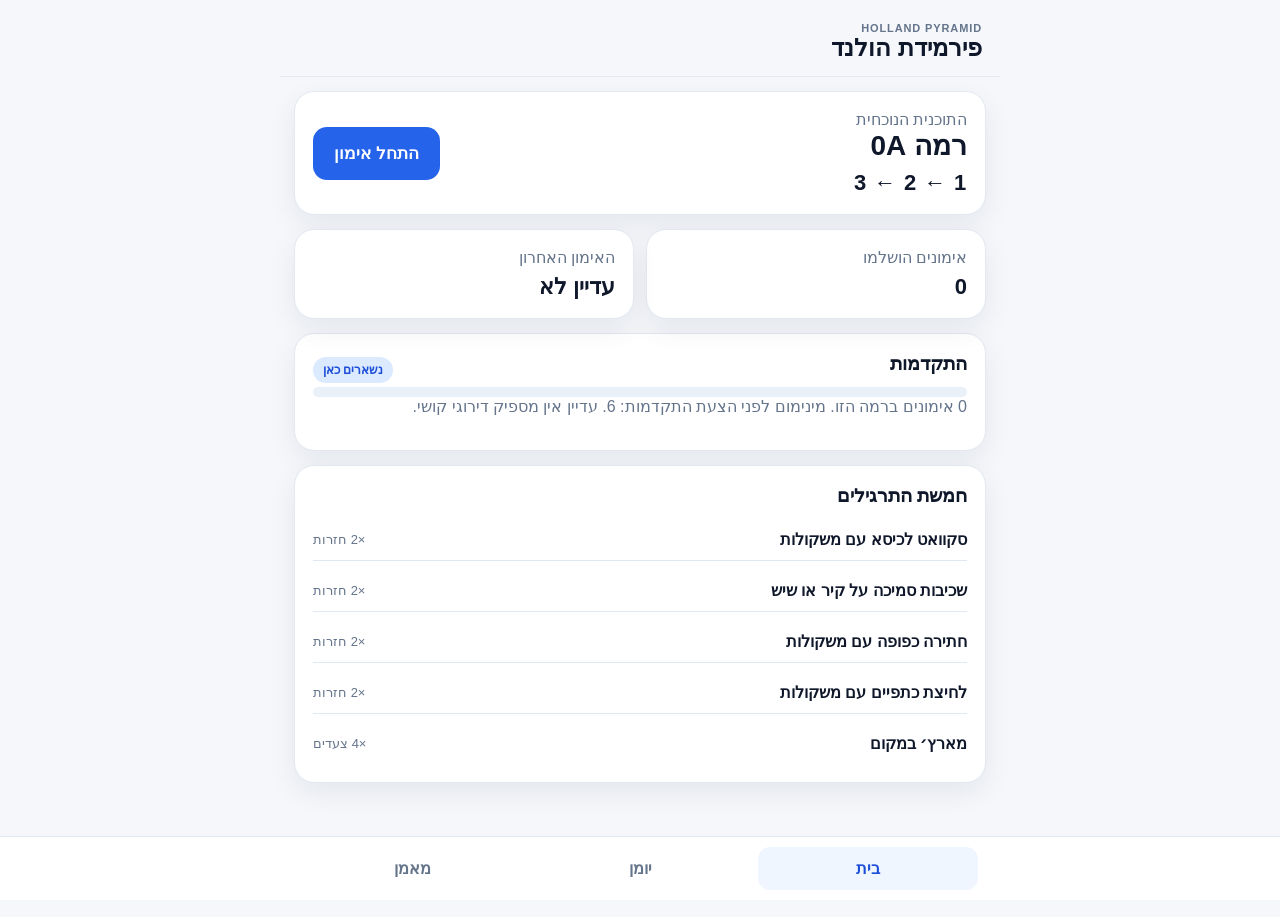
<file: holland-pyramid/index.html>
<!doctype html>
<html lang="he" dir="rtl">
<head>
  <meta charset="utf-8" />
  <meta name="viewport" content="width=device-width, initial-scale=1, viewport-fit=cover" />
  <meta name="theme-color" content="#0f172a" />
  <meta name="apple-mobile-web-app-capable" content="yes" />
  <meta name="apple-mobile-web-app-status-bar-style" content="black-translucent" />
  <meta name="apple-mobile-web-app-title" content="Pyramid" />
  <title>פירמידת הולנד</title>
  <link rel="manifest" href="manifest.json" />
  <link rel="stylesheet" href="styles.css" />
</head>
<body>
  <div class="app-shell">
    <header class="topbar">
      <div><div class="eyebrow">Holland Pyramid</div><h1>פירמידת הולנד</h1></div>
      <button id="installBtn" class="ghost small hidden">התקנה</button>
    </header>

    <main>
      <section id="screen-home" class="screen active">
        <div class="hero card">
          <div>
            <div class="muted">התוכנית הנוכחית</div>
            <h2 id="currentLevelName">רמה 0A</h2>
            <div id="currentLevelPattern" class="pattern">1 ← 2 ← 3</div>
          </div>
          <button id="startWorkoutBtn" class="primary large">התחל אימון</button>
        </div>

        <div class="grid two">
          <div class="card stat"><span class="muted">אימונים הושלמו</span><strong id="totalWorkouts">0</strong></div>
          <div class="card stat"><span class="muted">האימון האחרון</span><strong id="lastWorkoutText">עדיין לא</strong></div>
        </div>

        <div class="card">
          <div class="section-title-row"><h3>התקדמות</h3><span id="progressBadge" class="badge">מתחילים</span></div>
          <div class="progress-line"><div id="levelProgressBar"></div></div>
          <p id="progressText" class="muted"></p>
          <div id="promotionBox" class="promotion hidden">
            <strong>אפשר לשקול התקדמות</strong>
            <p id="promotionReason"></p>
            <button id="promoteBtn" class="secondary">עבור לרמה הבאה</button>
          </div>
        </div>

        <div class="card">
          <h3>חמשת התרגילים</h3>
          <div id="exercisePreview" class="exercise-preview"></div>
        </div>
      </section>

      <section id="screen-workout" class="screen">
        <div class="workout-head">
          <button id="exitWorkoutBtn" class="ghost">יציאה</button>
          <div class="timer-wrap"><div class="muted">זמן אימון</div><div id="workoutTimer" class="big-timer">00:00</div></div>
          <button id="pauseWorkoutBtn" class="ghost">השהה</button>
        </div>
        <div class="progress-line workout-progress"><div id="workoutProgressBar"></div></div>
        <div id="workoutCounter" class="muted center">0 / 0</div>

        <div class="card current-card">
          <div class="muted">עכשיו</div>
          <h2 id="currentExerciseName"></h2>
          <div class="rep-box"><span id="currentExerciseReps" class="reps"></span><span id="currentExerciseUnit" class="muted"></span></div>
          <div id="currentExerciseVisual" class="exercise-visual"></div>
          <ul id="currentExerciseInstructions" class="instructions"></ul>
        </div>

        <div class="card next-card"><div class="muted">הבא</div><strong id="nextExerciseText">—</strong></div>
        <div class="workout-actions">
          <button id="restBtn" class="secondary">מנוחה 45 שנ׳</button>
          <button id="doneStepBtn" class="primary large">סיימתי</button>
        </div>

        <div id="restOverlay" class="rest-overlay hidden">
          <div class="rest-content"><div class="muted">מנוחה</div><div id="restTimer" class="rest-timer">00:45</div><button id="skipRestBtn" class="ghost">דלג</button></div>
        </div>
      </section>

      <section id="screen-finish" class="screen">
        <div class="card"><div class="success-mark">✓</div><h2>האימון הושלם</h2><p id="finishSummary" class="muted"></p></div>
        <div class="card">
          <h3>כמה קשה היה?</h3>
          <div class="rpe-row"><input id="difficultyInput" type="range" min="1" max="10" step="1" value="5" /><div id="difficultyValue" class="rpe-value">5/10</div></div>
          <div class="rpe-labels"><span>קל</span><span>בינוני</span><span>קשה מאוד</span></div>
        </div>
        <div class="card">
          <h3>דופק, אופציונלי</h3><p class="muted small-text">אפשר להזין ידנית נתונים מ‑Apple Health.</p>
          <div class="field-grid">
            <label>דופק ממוצע<input id="avgHrInput" type="number" inputmode="numeric" min="30" max="230" placeholder="למשל 112" /></label>
            <label>דופק מרבי<input id="maxHrInput" type="number" inputmode="numeric" min="30" max="240" placeholder="למשל 136" /></label>
            <label>דופק במנוחה<input id="restingHrInput" type="number" inputmode="numeric" min="30" max="160" placeholder="אם רלוונטי" /></label>
          </div>
        </div>
        <div class="card"><h3>הערות</h3><textarea id="notesInput" rows="4" placeholder="מה הרגיש קל? מה היה קשה? כאב? נשימה? טכניקה?"></textarea></div>
        <button id="saveWorkoutBtn" class="primary large full">שמור ביומן</button>
      </section>

      <section id="screen-history" class="screen">
        <div class="section-title-row"><h2>יומן אימונים</h2><button id="clearHistoryBtn" class="ghost danger small">נקה</button></div>
        <div id="historyList" class="history-list"></div>
      </section>

      <section id="screen-coach" class="screen">
        <div class="card">
          <h2>נתונים למאמן</h2>
          <p class="muted">ייצוא אחד מכיל את יומן האימונים, התוכנית הנוכחית ונתוני הדופק שהזנת. אפשר לצרף אותו לשיחה איתי ואעדכן את התוכנית לפי הנתונים.</p>
          <div class="stack"><button id="exportJsonBtn" class="primary">ייצא JSON מלא</button><button id="exportCsvBtn" class="secondary">ייצא CSV של היומן</button></div>
        </div>
        <div class="card">
          <h3>ייבוא תוכנית מעודכנת</h3>
          <p class="muted small-text">בהמשך אוכל להחזיר לך קובץ תוכנית מעודכן. הייבוא משנה את התוכנית בלבד, לא את היומן.</p>
          <input id="programFileInput" type="file" accept=".json,application/json" />
          <button id="importProgramBtn" class="secondary full">ייבא תוכנית</button><div id="importStatus" class="muted small-text"></div>
        </div>
        <div class="card"><h3>Apple Health</h3><p class="muted">בגרסת ווב אין גישה ישירה ל‑HealthKit באייפון. כרגע מזינים דופק ידנית אחרי אימון. בעתיד אפשר להוסיף ייבוא מקובץ Health או לבנות עטיפת iOS/Shortcut שתעביר נתונים אוטומטית.</p></div>
      </section>
    </main>

    <nav class="bottom-nav">
      <button data-screen="home" class="nav-btn active">בית</button>
      <button data-screen="history" class="nav-btn">יומן</button>
      <button data-screen="coach" class="nav-btn">מאמן</button>
    </nav>
  </div>
  <script src="app.js"></script>
</body>
</html>
</file>
<file: holland-pyramid/styles.css>
*{box-sizing:border-box}:root{--bg:#f5f7fb;--card:#fff;--ink:#0f172a;--muted:#64748b;--line:#e2e8f0;--accent:#2563eb;--accent2:#dbeafe;--danger:#b91c1c;--shadow:0 10px 28px rgba(15,23,42,.07)}html,body{margin:0;padding:0;background:var(--bg);color:var(--ink);font-family:-apple-system,BlinkMacSystemFont,"Segoe UI",Arial,sans-serif}body{min-height:100vh}button,input,textarea{font:inherit}button{cursor:pointer}.app-shell{max-width:720px;margin:0 auto;min-height:100vh;padding-bottom:92px}.topbar{display:flex;align-items:center;justify-content:space-between;padding:22px 18px 14px;position:sticky;top:0;background:rgba(245,247,251,.94);backdrop-filter:blur(12px);z-index:10;border-bottom:1px solid rgba(226,232,240,.8)}h1,h2,h3,p{margin-top:0}h1{font-size:24px;margin-bottom:0}h2{font-size:28px;margin-bottom:8px}h3{font-size:19px;margin-bottom:12px}.eyebrow{text-transform:uppercase;letter-spacing:.08em;font-size:11px;color:var(--muted);font-weight:700}main{padding:14px 14px 28px}.screen{display:none}.screen.active{display:block}.card{background:var(--card);border:1px solid var(--line);border-radius:20px;padding:18px;margin-bottom:14px;box-shadow:var(--shadow)}.hero{display:flex;align-items:center;justify-content:space-between;gap:14px}.pattern{font-size:22px;font-weight:800;letter-spacing:.04em;margin-top:8px}.muted{color:var(--muted)}.center{text-align:center}.small-text{font-size:14px}.grid.two{display:grid;grid-template-columns:1fr 1fr;gap:12px}.stat strong{display:block;font-size:22px;margin-top:7px}.primary,.secondary,.ghost{border-radius:14px;padding:12px 16px;border:1px solid transparent;font-weight:700}.primary{background:var(--accent);color:white}.secondary{background:var(--accent2);color:#1d4ed8;border-color:#bfdbfe}.ghost{background:transparent;color:var(--ink);border-color:var(--line)}.danger{color:var(--danger)}.large{padding:15px 20px;font-size:17px}.full{width:100%}.small{padding:8px 10px;font-size:13px}.hidden{display:none!important}.section-title-row{display:flex;align-items:center;justify-content:space-between;gap:12px}.badge{font-size:12px;font-weight:800;color:#1d4ed8;background:var(--accent2);padding:6px 10px;border-radius:999px}.progress-line{height:10px;background:#eaf0f7;border-radius:999px;overflow:hidden}.progress-line>div{height:100%;width:0;background:var(--accent);transition:width .25s ease}.promotion{margin-top:14px;padding:14px;border:1px solid #bfdbfe;background:#eff6ff;border-radius:14px}.exercise-preview{display:grid;gap:9px}.exercise-preview .mini{display:flex;align-items:center;justify-content:space-between;padding:11px 0;border-bottom:1px solid var(--line)}.exercise-preview .mini:last-child{border-bottom:0}.mini .name{font-weight:700}.mini .mult{color:var(--muted);font-size:13px}.workout-head{display:grid;grid-template-columns:1fr auto 1fr;align-items:center;gap:8px;margin-bottom:12px}.workout-head button:last-child{justify-self:end}.timer-wrap{text-align:center}.big-timer{font-size:34px;font-variant-numeric:tabular-nums;font-weight:800}.workout-progress{margin-bottom:7px}.current-card{padding:22px}.current-card h2{font-size:30px}.rep-box{display:flex;align-items:baseline;gap:8px;margin:10px 0 16px}.reps{font-size:54px;font-weight:900;color:var(--accent);line-height:1}.exercise-visual{background:#f8fafc;border:1px dashed #cbd5e1;border-radius:16px;min-height:140px;display:flex;align-items:center;justify-content:center;text-align:center;padding:18px;margin-bottom:14px;font-size:42px}.instructions{margin:0;padding-right:22px;line-height:1.8}.next-card{display:flex;align-items:center;justify-content:space-between}.workout-actions{display:grid;grid-template-columns:1fr 1.4fr;gap:10px}.rest-overlay{position:fixed;inset:0;background:rgba(15,23,42,.72);display:flex;align-items:center;justify-content:center;z-index:50}.rest-content{background:white;border-radius:24px;padding:28px;min-width:260px;text-align:center}.rest-timer{font-size:64px;font-weight:900;font-variant-numeric:tabular-nums;margin:8px 0 16px}.success-mark{width:64px;height:64px;border-radius:50%;display:grid;place-items:center;background:#dcfce7;color:#15803d;font-size:34px;font-weight:900;margin:0 auto 14px}.rpe-row{display:flex;align-items:center;gap:14px}.rpe-row input{width:100%}.rpe-value{font-size:24px;font-weight:900;min-width:70px}.rpe-labels{display:flex;justify-content:space-between;color:var(--muted);font-size:12px;margin-top:8px}.field-grid{display:grid;grid-template-columns:repeat(3,1fr);gap:9px}label{font-size:13px;color:var(--muted);display:grid;gap:6px}input[type="number"],textarea,input[type="file"]{width:100%;border:1px solid var(--line);border-radius:12px;padding:12px;background:white;color:var(--ink)}textarea{resize:vertical}.history-list{display:grid;gap:12px}.history-item{background:white;border:1px solid var(--line);border-radius:18px;padding:15px;box-shadow:var(--shadow)}.history-top{display:flex;align-items:flex-start;justify-content:space-between;gap:12px}.history-meta{display:flex;gap:8px;flex-wrap:wrap;margin-top:8px}.chip{font-size:12px;padding:5px 8px;border-radius:999px;background:#f1f5f9;color:#475569}.stack{display:grid;gap:9px}.bottom-nav{position:fixed;bottom:0;left:0;right:0;display:flex;justify-content:center;gap:8px;padding:10px 14px calc(10px + env(safe-area-inset-bottom));background:rgba(255,255,255,.95);border-top:1px solid var(--line);backdrop-filter:blur(12px);z-index:20}.bottom-nav .nav-btn{flex:1;max-width:220px;border:0;background:transparent;padding:12px;border-radius:12px;font-weight:800;color:var(--muted)}.bottom-nav .nav-btn.active{background:#eff6ff;color:#1d4ed8}@media(max-width:540px){.hero{align-items:stretch;flex-direction:column}.field-grid{grid-template-columns:1fr}.workout-actions{grid-template-columns:1fr 1fr}}
</file>
